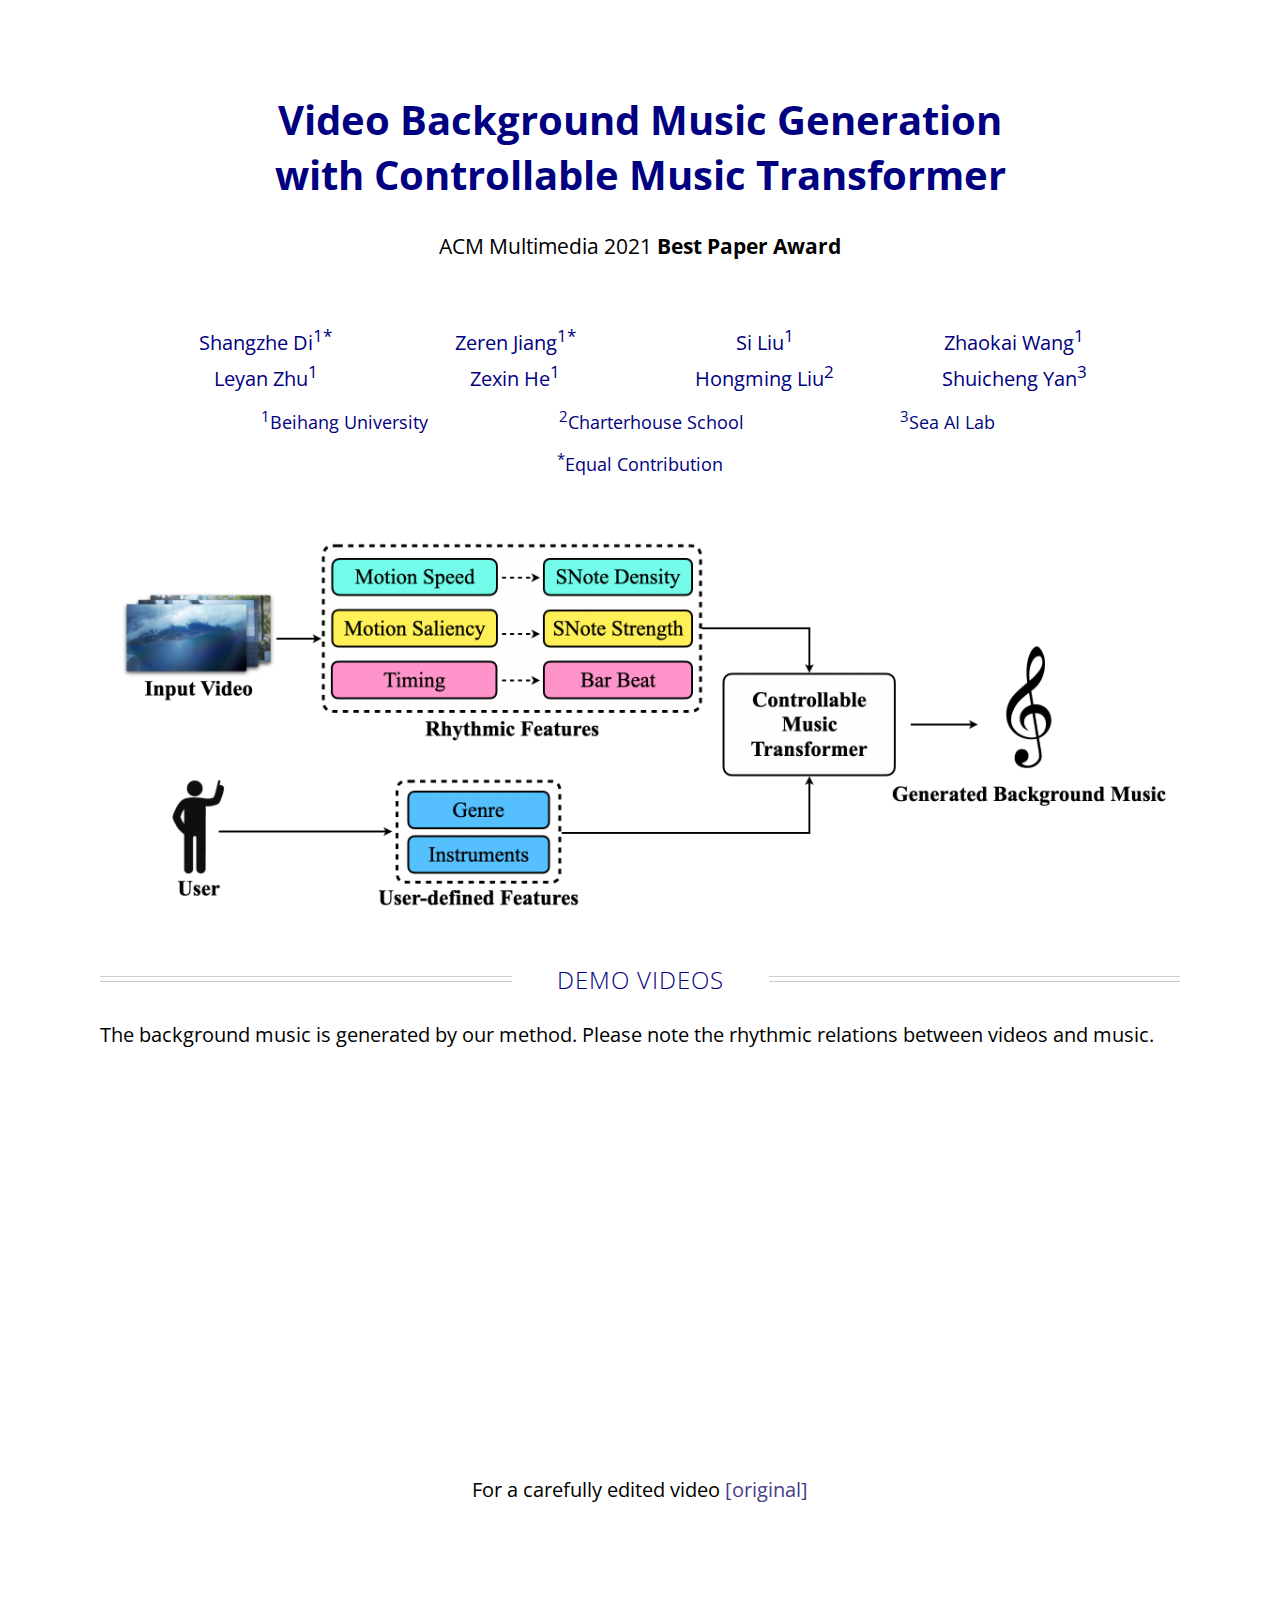
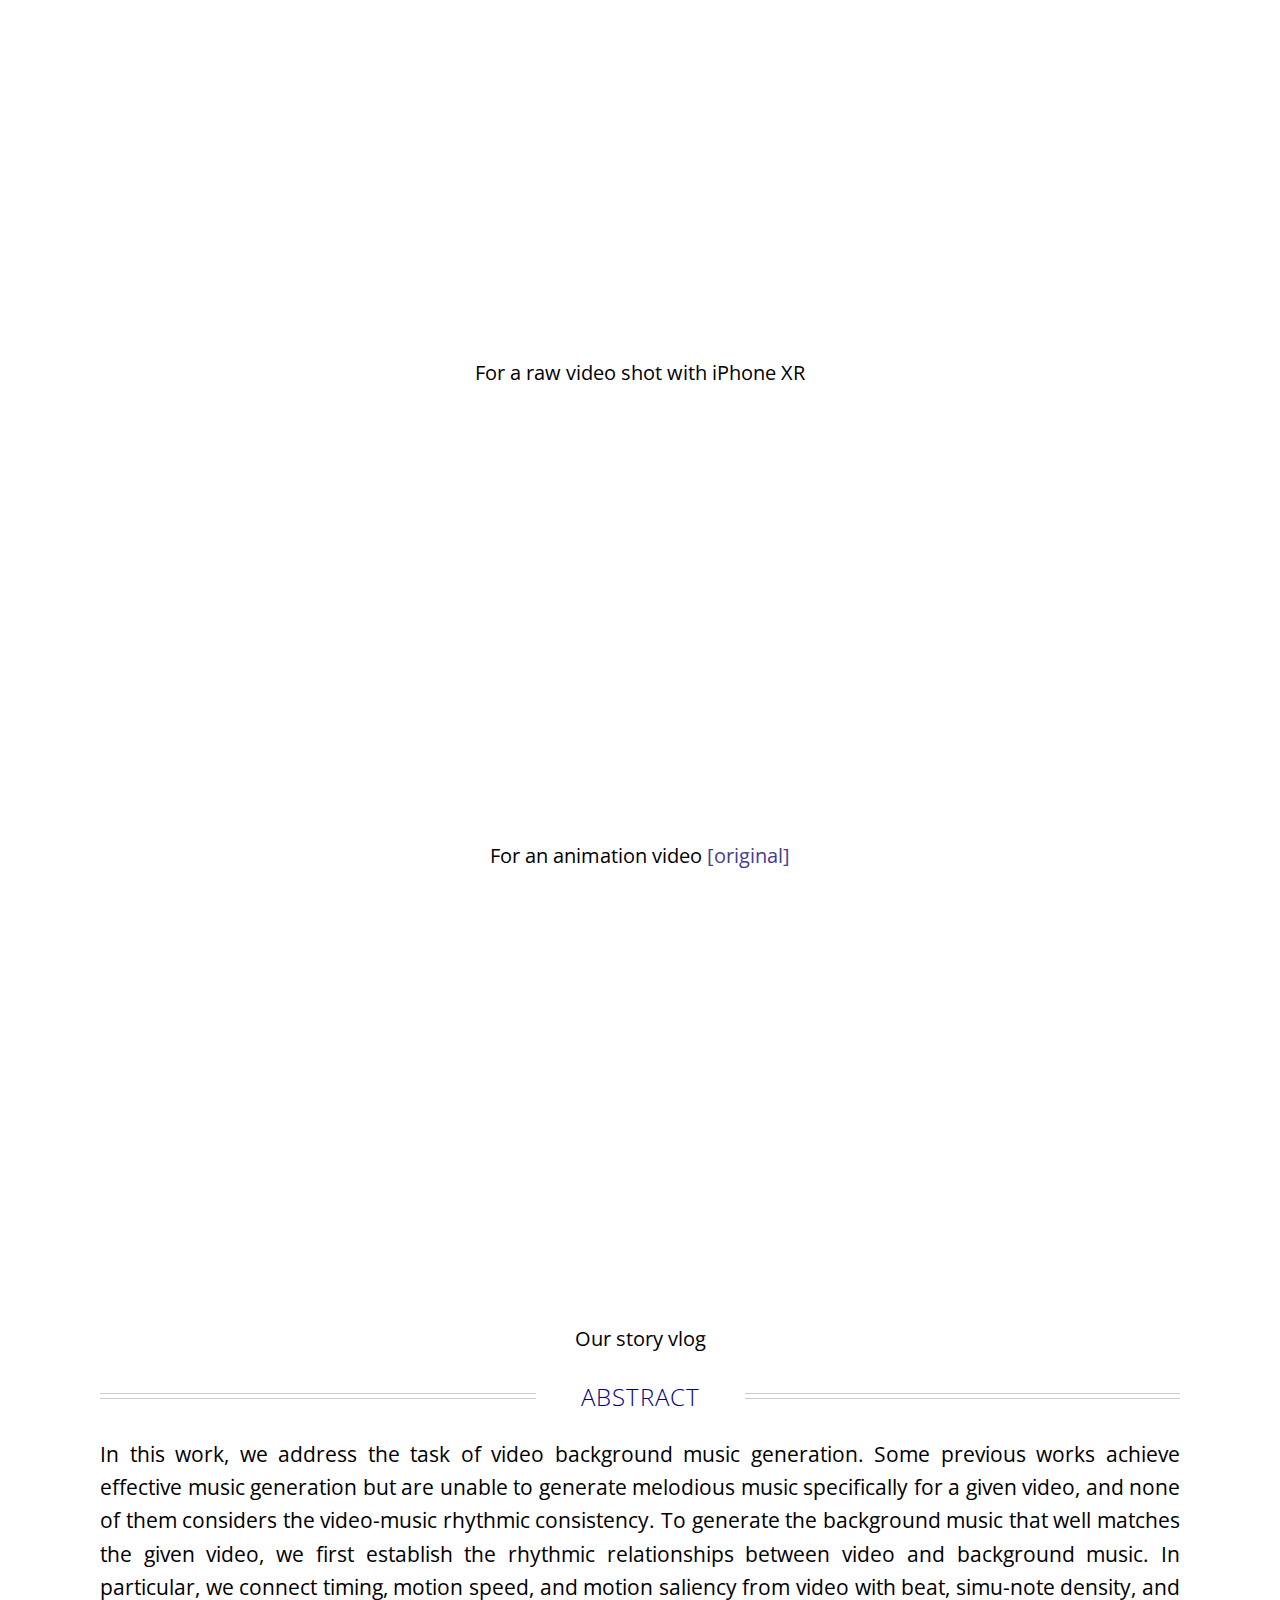
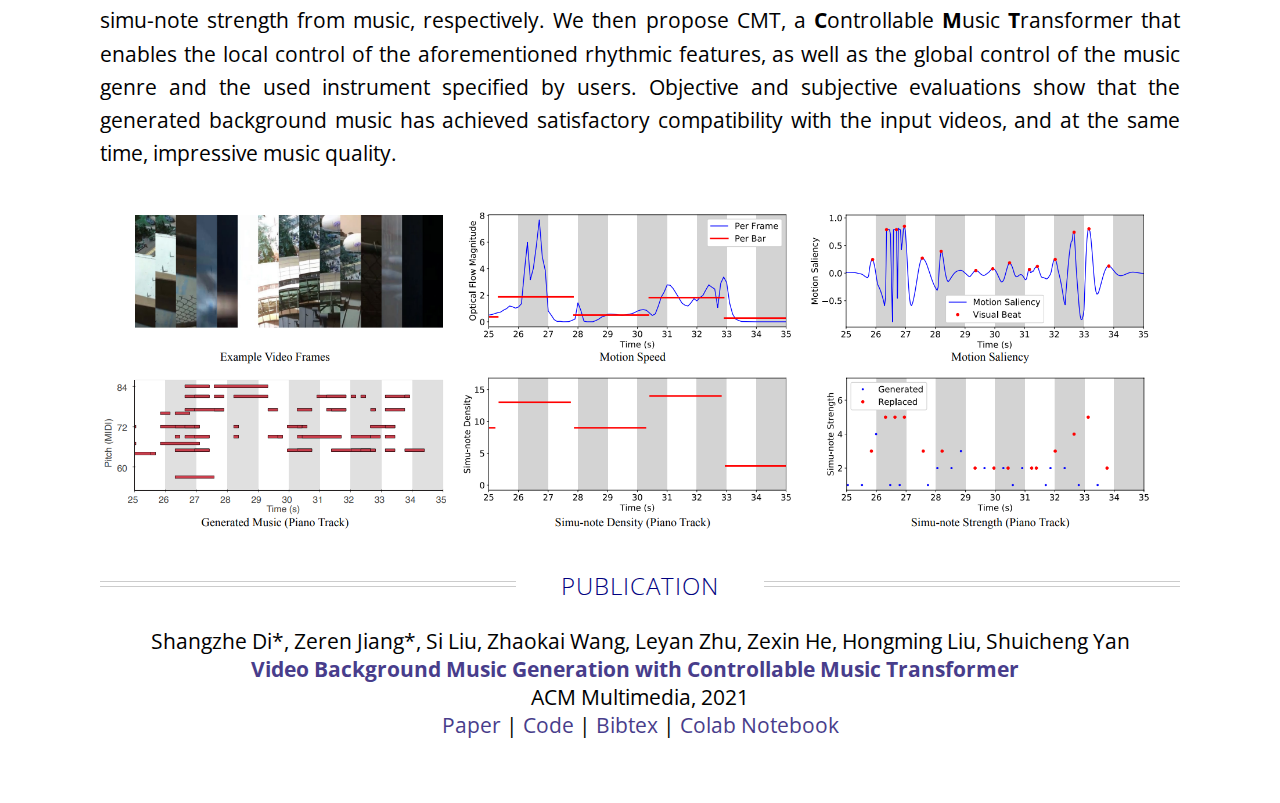
<file: cmt/index.html>
<!DOCTYPE HTML PUBLIC "-//W3C//DTD HTML 4.01 Transitional//EN">
<html lang="en">

<!-- CSS
–––––––––––––––––––––––––––––––––––––––––––––––––– -->
<!--link rel="stylesheet" href="assets/css/normalize.css' %}">
<link rel="stylesheet" href="assets/css/skeleton.css' %}">
<link rel="stylesheet" href="assets/css/general.css' %}">
<link rel="stylesheet" href="assets/css/custom.css' %}"-->
<link rel="stylesheet" href="css/styles.css">

<link href='https://fonts.googleapis.com/css?family=Open+Sans:400,600,400italic,600italic,300,300italic'
      rel='stylesheet' type='text/css'>
<head>
    <title>Controllable Music Transformer</title>
</head>

<body>
<br>
<br>
<br>
<center>
    <span style="font-size:40px;color:Navy"><b>Video Background Music Generation<br>with Controllable Music Transformer</b></span>
    <br>
    <br>
    <p> ACM Multimedia 2021 <strong>Best Paper Award</strong></p>
    <br>
    <table align=center width=1000px>
        <tr align="center">
            <td align=center width=150px>
                <div style="text-align: center;">
                    <span style="font-size:20px;color:Navy">Shangzhe Di<sup>1*</sup></span>
                </div>
            </td>
            <td align=center width=150px>
                <div style="text-align: center;">
                    <span style="font-size:20px;color:Navy">Zeren Jiang<sup>1*</sup></span>
                </div>
            </td>
            <td align=center width=150px>
                <div style="text-align: center;">
                    <span style="font-size:20px;color:Navy">Si Liu<sup>1</sup></span>
                </div>
            </td>
            <td align=center width=150px>
                <div style="text-align: center;">
                    <span style="font-size:20px;color:Navy">Zhaokai Wang<sup>1</sup></span>
                </div>
            </td>
        </tr>
        <tr align="center">
            <td align=center width=150px>
                <div style="text-align: center;">
                    <span style="font-size:20px;color:Navy">Leyan Zhu<sup>1</sup></span>
                </div>
            </td>
            <td align=center width=150px>
                <div style="text-align: center;">
                    <span style="font-size:20px;color:Navy">Zexin He<sup>1</sup></span>
                </div>
            </td>
            <td align=center width=150px>
                <div style="text-align: center;">
                    <span style="font-size:20px;color:Navy">Hongming Liu<sup>2</sup></span>
                </div>
            </td>
            <td align=center width=150px>
                <div style="text-align: center;">
                    <span style="font-size:20px;color:Navy">Shuicheng Yan<sup>3</sup></span>
                </div>
            </td>
        </tr>
    </table>
    <table align=center width=1000px>
        <tr>
            <td align=center width=100px>
                <center>
                    <span style="font-size:18px"></span>
                </center>
            </td>
            <td align=center width=500px>
                <center>
                    <span style="font-size:18px;color:Navy"><sup>1</sup>Beihang University</span>
                </center>
            </td>
            <td align=center width=500px>
                <center>
                    <span style="font-size:18px;color:Navy"><sup>2</sup>Charterhouse School</span>
                </center>
            </td>
            <td align=center width=500px>
                <center>
                    <span style="font-size:18px;color:#000A80"><sup>3</sup>Sea AI Lab</span>
                </center>
            </td>
            <td align=center width=100px>
                <br>
                <br>
                <center>
                    <span style="font-size:14px"> </span>
                </center>
            </td>
        </tr>
    </table>
    <table align=center width=1000px>
        <tr>
            <td align=center width=1000px>
                <center>
                    <span style="font-size:18px;color:Navy"><sup>*</sup>Equal Contribution</span>
                </center>
            </td>
        </tr>
    </table>
</center>

<!-- Primary Page Layout
–––––––––––––––––––––––––––––––––––––––––––––––––– -->
<center>

    <div class="container">
        <div class="row">
            <center>
                <div class="twelve columns" style="margin-top: 3%">
                    <div class="row" align=center>
                        <img width="100%" class="center" src="img/head.png">
                    </div>
                    
                    <div class="container">
                        <div align="center" class="row section topspace">
                            <h2 class="section-title"><span>Demo Videos</span></h2>
                            <div style="font-size:20px; text-align:left;" >The background music is generated by our method. Please note the rhythmic relations between videos and music.</div>
                            <br>
                            <div align="center" style="width: 100%">
                                <iframe src="https://player.bilibili.com/player.html?bvid=BV1bL4y167jx&danmaku=0&page=1&autoplay=0"
                                    scrolling="no" border="0" frameborder="no" framespacing="0" title="demo"
                                    allowfullscreen="true" width="500px" height="400px"></iframe>
                            </div>
                            <div style="font-size:20px" >For a carefully edited video <a href="https://youtu.be/fN4FCSa1B_U">[original]</a></div>
                            <br><br>
                            <div align="center" style="width: 100%">
                                <iframe src="https://player.bilibili.com/player.html?bvid=BV1JP4y1b7kb&danmaku=0&page=1&autoplay=0"
                                    scrolling="no" border="0" frameborder="no" framespacing="0" title="demo"
                                    allowfullscreen="true" width="500px" height="400px"></iframe>
                            </div>
                            <div style="font-size:20px" >For a raw video shot with iPhone XR</div>
                            <br><br>
                            <div align="center" style="width: 100%">
                                <iframe src="https://player.bilibili.com/player.html?bvid=BV1wh411n7d9&danmaku=0&page=1&autoplay=0"
                                    scrolling="no" border="0" frameborder="no" framespacing="0" title="demo"
                                    allowfullscreen="true" width="500px" height="400px"></iframe>
                            </div>
                            <div style="font-size:20px" >For an animation video <a href="https://www.bilibili.com/video/BV1gE41137xb?share_source=copy_web">[original]</a></div>
                            <br><br>
                            <div align="center" style="width: 100%">
                                <iframe src="https://player.bilibili.com/player.html?bvid=BV1wq4y1R7Zp&danmaku=0&page=1&autoplay=0"
                                    scrolling="no" border="0" frameborder="no" framespacing="0" title="demo"
                                    allowfullscreen="true" width="500px" height="400px"></iframe>
                            </div>
                            <div style="font-size:20px" >Our story vlog</div>
                            <br>
                        </div>
                        
                        
                        
                        <div class="row" align="justify">
                            <h2 class="section-title"><span>Abstract</span></h2>
                            <p>
                                In this work, we address the task of video background music generation. Some previous
                                works achieve effective music generation
                                but are unable to generate melodious music specifically for a given
                                video, and none of them considers the video-music rhythmic consistency. To generate the
                                background music that well matches the
                                given video, we first establish the rhythmic relationships between
                                video and background music. In particular, we connect timing, motion speed, and motion
                                saliency from video with beat, simu-note
                                density, and simu-note strength from music, respectively. We then
                                propose CMT, a <b>C</b>ontrollable <b>M</b>usic <b>T</b>ransformer that enables the
                                local control of the aforementioned rhythmic features, as well as
                                the global control of the music genre and the used instrument specified by users.
                                Objective and subjective evaluations show that the
                                generated background music has achieved satisfactory compatibility with the input
                                videos, and at the same time, impressive music
                                quality.
                            </p>
                            <center>
                                <img width="100%" class="center" src="img/mainfig.png">
                            </center>
                        </div>

                        <div align="center" class="row section topspace">
                            <h2 class="section-title"><span>Publication</span></h2>
                            <div class="ref">
                                <div class="authors">
                                    Shangzhe Di*, Zeren Jiang*, Si Liu, Zhaokai Wang, Leyan Zhu, Zexin He, Hongming Liu, Shuicheng Yan
                                </div>
                                <div class="title">
                                    <a href="">
                                        <b>Video Background Music Generation with Controllable Music Transformer</b>
                                    </a> &nbsp;
                                </div>
                                <div class="conf">
                                    ACM Multimedia, 2021
                                </div>
                                <div class="links">
                                    <!--<a href=""> Bibtex</a> |-->
                                    <a href="https://arxiv.org/abs/2111.08380"> Paper</a> |
                                    <a href="https://github.com/wzk1015/video-bgm-generation"> Code</a> |
                                    <a href="cmt.bib"> Bibtex</a> |
                                    <a href="https://colab.research.google.com/github/wzk1015/video-bgm-generation/blob/main/CMT.ipynb"> Colab Notebook</a>
                                </div>
                            </div>
                        </div>
                    </div>
                </div>
            </center>
            <br><br>
        </div>
    </div>
</center>
</body>
</html>
</file>
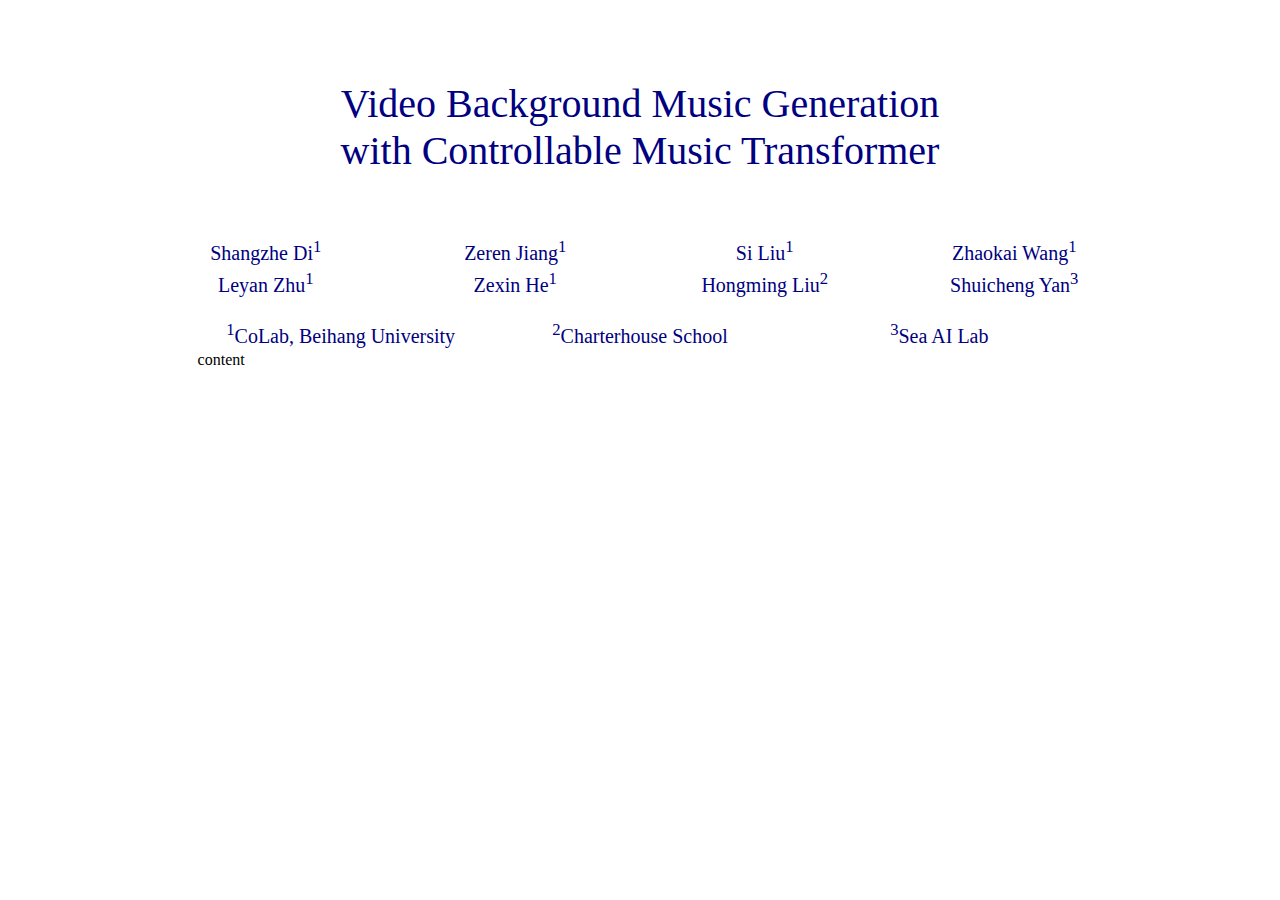
<file: nostyle.html>
<html lang="en">
<head>
    <title>Controllable Music Transformer</title>
    <link href="css/stylesheet.css" rel="stylesheet" type="text/css"/>
</head>
<body>
<div id="head-container">
<span id="head">
    Video Background Music Generation<br>with Controllable Music Transformer
</span>
</div>
<table class="author-list">
    <tr class="author-list-tr">
        <td class="author-list-td">Shangzhe Di<sup>1</sup></td>
        <td class="author-list-td">Zeren Jiang<sup>1</sup></td>
        <td class="author-list-td">Si Liu<sup>1</sup></td>
        <td class="author-list-td">Zhaokai Wang<sup>1</sup></td>
    </tr>
    <tr class="author-list-tr">
        <td class="author-list-td">Leyan Zhu<sup>1</sup></td>
        <td class="author-list-td">Zexin He<sup>1</sup></td>
        <td class="author-list-td">Hongming Liu<sup>2</sup></td>
        <td class="author-list-td">Shuicheng Yan<sup>3</sup></td>
    </tr>
</table>
<br>
<table class="author-affiliate">
    <tr class="author-list-tr">
        <td class="author-affiliate-td"><sup>1</sup><a href="http://colalab.org/">CoLab, Beihang University</a></td>
        <td class="author-affiliate-td"><sup>2</sup>Charterhouse School</td>
        <td class="author-affiliate-td"><sup>3</sup><a href="https://sail.sea.com/">Sea AI Lab</a></td>
    </tr>
</table>
<div id="main-container">
    content
</div>
</body>
</html>
</file>
<file: cmt/css/styles.css>
html {
  font-size: 100%;
}
body {
  font-size: 15px;
  font-size: 1.3rem;
  font-family: "Open sans", sans-serif;
  color: #000000;
  padding: 0;
}
.topspace {
  margin-top: 40px;
}
/*********************************************************************


                            Navigation in header


**********************************************************************/
.navbar {
  border-width: 1px 0;
  -webkit-border-radius: 0;
  -webkit-background-clip: padding-box;
  -moz-border-radius: 0;
  -moz-background-clip: padding;
  border-radius: 0;
  background-clip: padding-box;
  width: 100%;
}
.navbar.stick {
  position: fixed;
  top: 0;
  left: 0;
  opacity: .85;
}
.navbar-collapse {
  -webkit-border-radius: 0;
  -webkit-background-clip: padding-box;
  -moz-border-radius: 0;
  -moz-background-clip: padding;
  border-radius: 0;
  background-clip: padding-box;
  font-family: "Open sans", Helvetica, Arial, sans-serif;
  font-weight: 300;
  text-transform: uppercase;
}
.navbar-collapse .navbar-nav {
  float: none;
  margin: 0 auto;
  text-align: center;
}
.navbar-collapse .navbar-nav > li {
  float: none;
  display: inline-block;
}
.navbar-collapse .navbar-nav > li > a {
  padding: 20px 30px;
}
.dropdown ul.dropdown-menu {
  top: 85%;
  text-align: left;
}
.dropdown ul.dropdown-menu > li > a {
  padding: 5px 30px;
}
.navbar-default {
  background-color: #ffffff;
  border-color: #cccccc;
}
.navbar-default .navbar-nav > li > a {
  color: #454545;
}
.navbar-default .navbar-nav > li > a:hover,
.navbar-default .navbar-nav > li > a:focus {
  color: #000000;
  background-color: #ffffff;
}
.navbar-default .navbar-nav > .active > a,
.navbar-default .navbar-nav > .active > a:hover,
.navbar-default .navbar-nav > .active > a:focus {
  color: #000000;
  background-color: #ffffff;
}
.navbar-default .dropdown ul.dropdown-menu > li > a {
  color: #454545;
}
.navbar-default .dropdown ul.dropdown-menu > li > a:hover {
  background-color: #eeeeee;
  color: #000000;
}
.navbar-default .navbar-toggle {
  border-color: #666666;
}
.navbar-default .navbar-toggle:hover,
.navbar-default .navbar-toggle:focus {
  background-color: #ffffff;
}
.navbar-default .navbar-toggle .icon-bar {
  background-color: #333333;
}
.navbar-default .navbar-collapse,
.navbar-default .navbar-form {
  border-color: #cccccc;
}
.navbar-default .navbar-nav > .open > a,
.navbar-default .navbar-nav > .open > a:hover,
.navbar-default .navbar-nav > .open > a:focus {
  background-color: #ffffff;
  color: #000000;
}
/****************************************************************************************


                                     Sidebar special Nav


*****************************************************************************************/
.nav-side {
  font-size: 24px;
  font-size: 1.5rem;
  font-weight: 300;
  margin-top: -0.37em;
}
.nav-side > li > a {
  padding-top: 5px;
  padding-bottom: 5px;
  color: #f392b4;
}
.nav-side > li > a:hover {
  color: #bd1550;
  background: none;
}
.nav-side > li.active > a {
  color: #bd1550;
}
/*********************************************************************


                                TYPOGRAPHY


**********************************************************************/
p {
  font-family: "Open sans", sans-serif;
  line-height: 1.6em;
  margin: 0 0 30px 0;
}
ul,
ol {
  line-height: 1.6em;
  margin: 0 0 30px 0;
}
blockquote {
  padding: 10px 20px;
  margin: 0 0 30px;
  border-left: 5px solid #eee;
}
h1,
h2,
h3,
h4,
h5,
h6,
.h1,
.h2,
.h3,
.h4,
.h5,
.h6 {
  font-family: "Open sans", sans-serif;
  font-weight: 400;
  color: #000080;
}
h1 {
  font-size: 40px;
  font-size: 2.5rem;
}
h2 {
  font-size: 36px;
  font-size: 2.25rem;
}
h3 {
  font-size: 30px;
  font-size: 1.875rem;
}
h4 {
  font-size: 24px;
  font-size: 1.5rem;
}
h5 {
  font-size: 20px;
  font-size: 1.25rem;
}
a {
  color: #483D8B;
}
a:hover {
  color: #1E90FF ;
}
a:link {
    text-decoration: none;
}

a:visited {
    text-decoration: none;
}

a:hover {
    text-decoration: underline;
}

a:active {
    text-decoration: underline;
}

.lead {
  font-weight: 300;
  font-size: 21px;
  font-size: 1.3125rem;
}
.text-msg {
  line-height: 1.7em;
  color: #b3b3b3;
  font-weight: 300;
  text-transform: capitalize;
  margin-top: -0.23em;
}
.size-auto,
.size-full,
.size-large,
.size-medium,
.size-thumbnail {
  max-width: 80%;
  height: auto;
}
span.highlight {color:#CD5C5C;}
/*********************************************************************


                                HEADER


**********************************************************************/
#head {
  background: #f4f4f4 url(../images/oxfordbw.png) top center;
  background-size: cover;
  color: #7C7C7C;
  padding: 30px 0 35px 0;
}
#head img.img-circle {
  display: block;
  width: 140px;
  height: 140px;
  overflow: hidden;
  border: 9px solid rgba(0, 0, 0, 0.05);
  margin: 0 auto;
}
#head .title {
  font-family: Alice, Georgia, serif;
  font-size: 49px;
  font-size: 3.0625rem;
}
#head .title a {
  text-decoration: none;
  color: #333333;
}
#head .tagline {
  display: block;
  font-size: 14px;
  font-size: 0.875rem;
  line-height: 1.2em;
  color: #7C7C7C;
  margin: 5px 0 0;
}
#head .tagline b {
  font-weight: normal;
}
#head .tagline a {
  color: #5E5E5E;
}
.home #head {
  padding: 90px 0;
}
.home #head .title {
  font-size: 49px;
  font-size: 3.0625rem;
}
.home #head .tagline {
  font-size: 16px;
  font-size: 1rem;
  margin: 15px 0 0;
}
/*********************************************************************


                                CONTENT


**********************************************************************/
img {
  max-width: 100%;
}
.btn {
  font-size: 12px;
  font-size: 0.75rem;
  text-decoration: none;
  text-transform: uppercase;
  font-family: "Helvetica Neue", Helvetica, Arial, sans-serif;
  color: #333;
  -webkit-border-radius: 0px;
  -webkit-background-clip: padding-box;
  -moz-border-radius: 0px;
  -moz-background-clip: padding;
  border-radius: 0px;
  background-clip: padding-box;
  -webkit-transition-property: all;
  -moz-transition-property: all;
  -o-transition-property: all;
  -ms-transition-property: all;
  transition-property: all;
  -webkit-transition-duration: 0.2s;
  -moz-transition-duration: 0.2s;
  -o-transition-duration: 0.2s;
  transition-duration: 0.2s;
  border: 0 none;
  padding: 12px 35px;
  text-shadow: 0 1px 0px #780d33;
}
.btn-primary {
  color: #fff;
  background-color: #bd1550;
}
.btn-primary:hover,
.btn-primary:focus,
.btn-primary:active,
.btn-primary.active {
  color: #fff;
  background-color: #e61f65;
}
.btn-action {
  font-weight: bold;
  background: transparent!important;
  border: 1px solid #333;
  text-shadow: none;
}
.btn-action:hover,
.btn-action:focus,
.btn-action:active,
.btn-action.active {
  color: #483D8B;
  border-color: #483D8B;
}
.btn-lg {
  padding: 15px 60px;
  font-size: 12px;
  line-height: 1.33;
  font-weight: bold;
}
.panel-cta {
  box-shadow: 0 0 0 1px #e1e1e1, 0 0 0 3px #fff, 0 0 0 4px #e1e1e1;
  background: #f3f3f3;
  -webkit-border-radius: 0;
  -webkit-background-clip: padding-box;
  -moz-border-radius: 0;
  -moz-background-clip: padding;
  border-radius: 0;
  background-clip: padding-box;
}
.panel-cta p,
.panel-cta h3,
.panel-cta h4,
.panel-cta h5,
.panel-cta h6 {
  margin: 0;
}
.panel-cta .panel-body {
  padding: 35px;
}
/* Section - Featured */
.featured {
  font-size: 13px;
  font-size: 0.8125rem;
}
.featured h3 {
  font-weight: bold;
  font-family: "Helvetica Neue", Helvetica, Arial, sans-serif;
  font-size: 24px;
  font-size: 1.5rem;
  text-transform: uppercase;
  line-height: 1.4em;
  vertical-align: middle;
  margin: 0 0 25px 0;
}
/* Section - Recent works */
.thumbnails {
  padding: 0;
}
.thumbnails li {
  margin-bottom: 30px;
}
.thumbnails .details {
  display: block;
  text-align: center;
  font-size: 12px;
  font-size: 0.75rem;
}
.thumbnail {
  display: block;
  -webkit-border-radius: 0;
  -webkit-background-clip: padding-box;
  -moz-border-radius: 0;
  -moz-background-clip: padding;
  border-radius: 0;
  background-clip: padding-box;
  border: 0 none;
  margin-bottom: 10px;
  padding: 0;
  text-align: center;
  text-decoration: none;
  color: #333;
}
.thumbnail .img {
  display: block;
  width: 90%;
  overflow: hidden;
  height: 210px;
  margin: 10px 25px 10px 25px;
  position: relative;
}
.thumbnail .title {
  text-transform: uppercase;
  margin: 0 2em;
  display: block;
  text-indent: 0;
}
.thumbnail .cover {
  position: absolute;
  display: block;
  opacity: 0;
  width: 100%;
  height: 180px;
  background-color: rgba(255, 255, 255, 0.8);
  -webkit-transition-property: all;
  -moz-transition-property: all;
  -o-transition-property: all;
  -ms-transition-property: all;
  transition-property: all;
  -webkit-transition-duration: 550ms;
  -moz-transition-duration: 550ms;
  -o-transition-duration: 550ms;
  transition-duration: 550ms;
}
.thumbnail .cover .more {
  position: absolute;
  bottom: 15px;
  right: 0;
  height: 32px;
  line-height: 32px;
  padding: 0 20px;
  -webkit-border-radius: 1px 0 0 1px;
  -webkit-background-clip: padding-box;
  -moz-border-radius: 1px 0 0 1px;
  -moz-background-clip: padding;
  border-radius: 1px 0 0 1px;
  background-clip: padding-box;
  font-size: 12px;
  font-size: 0.75rem;
  text-transform: uppercase;
  text-shadow: 0 1px 0px #780d33;
  background: #bd1550;
  color: white;
}
.thumbnail img {
  width: 100%;
  position: absolute;
  top: 0;
  left: 0;
}
.thumbnail:hover {
  color: #333;
  text-decoration: none;
}
.thumbnail:hover img {
  -webkit-filter: saturate(0%);
}
.thumbnail:hover .cover {
  opacity: 1;
}
/* pagination */
.pagination > li > a {
  color: #808080;
  border: 0 none;
  font-size: 20px;
  font-size: 1.25rem;
  font-family: Georgia, serif;
}
.pagination > li > a:hover {
  color: #000000;
  background: none;
}
.pagination > li.active > a {
  color: #333333;
  background: none;
}
.pagination > li.active > a:hover {
  color: #000000;
  background: none;
}
/*********************************************************************


                                 BLOG


**********************************************************************/
.section-title,
.entry-title {
  display: block;
  width: 100%;
  overflow: hidden;
  margin: 0px 0 25px;
  text-align: center;
  font-weight: 300;
  text-transform: uppercase;
  font-size: 36px;
  font-size: 1.5rem;
  letter-spacing: 1px;
}
.section-title a,
.entry-title a {
  color: #333333;
}
.section-title span,
.entry-title span {
  display: inline-block;
  position: relative;
}
.section-title span:before,
.entry-title span:before,
.section-title span:after,
.entry-title span:after {
  content: "";
  position: absolute;
  height: 4px;
  top: .53em;
  width: 400%;
  border-bottom: 1px solid #ccc;
  border-top: 1px solid #ccc;
}
.section-title span:before,
.entry-title span:before {
  right: 100%;
  margin-right: 45px;
}
.section-title span:after,
.entry-title span:after {
  left: 100%;
  margin-left: 45px;
}
.entry-header .entry-meta {
  text-align: center;
  font-family: Georgia, serif;
  font-size: 18px;
  font-size: 1.125rem;
  font-style: italic;
  font-weight: normal;
  color: #a5a5a5;
  margin: 0 0 15px 0;
}
.entry-header .entry-meta a {
  color: #a5a5a5;
}
.entry-content {
  margin: 0 0 60px 0;
}
.entry-content h2 {
  line-height: 1.2;
  font-size: 30px;
  font-size: 1.875rem;
  padding-top: 20px;
  margin-bottom: 20px;
}
.meta-nav,
.more-link {
  font-family: Georgia, serif;
  font-style: italic;
  font-weight: bold;
  color: #666666;
  text-decoration: none;
}
.meta-nav:hover,
.more-link:hover {
  color: #333333;
  text-decoration: underline;
}
.more-link {
  display: block;
  width: 100%;
  text-align: right;
}
/* Posts navigation */
#nav-below {
  position: fixed;
  top: 48%;
}
#nav-below .meta-nav {
  display: block;
  padding: 27px 7px;
  background: #444;
  color: #fff;
  -webkit-border-radius: 3px;
  -webkit-background-clip: padding-box;
  -moz-border-radius: 3px;
  -moz-background-clip: padding;
  border-radius: 3px;
  background-clip: padding-box;
  font-family: "Open sans", Helvetica, Arial, sans-serif;
  font-style: normal;
  font-weight: normal;
  text-decoration: none;
  opacity: 0.2;
}
#nav-below .meta-nav:hover {
  text-decoration: none;
  color: #333;
}
#nav-below .nav-next {
  position: fixed;
  right: -3px;
}
#nav-below .nav-previous {
  position: fixed;
  left: -3px;
}
#nav-below b {
  display: none;
}
footer.entry-meta {
  border-top: 1px solid #ccc;
  border-bottom: 1px solid #ccc;
  margin: 0 0 35px 0;
  padding: 2px 0;
  color: #888888;
  font-size: 12px;
  font-size: 0.75rem;
}
footer.entry-meta a {
  color: #333333;
}
footer.entry-meta .meta-in {
  border-top: 1px solid #ccc;
  border-bottom: 1px solid #ccc;
  padding: 10px 0;
}
.page-header {
  padding-bottom: 0;
  margin: 0;
  border-bottom: none;
  text-align: left;
}
.page-header .page-title {
  margin-top: 0;
  margin-bottom: 30px;
}
/*********************************************************************


                                COMMENTS


**********************************************************************/
#comments {
  font-size: 13px;
  font-size: 0.8125rem;
}
#comments .comments-title {
  margin: 0 0 5px 0;
}
#comments .leave-comment {
  display: block;
  margin: 0 0 40px 0;
}
#comments ul,
#comments ol {
  margin: 0;
  padding: 0;
}
#comments .comment {
  margin: 0;
  padding: 0;
  list-style: none;
  clear: both;
}
#comments .comments-title {
  text-shadow: none;
  margin-bottom: 0;
}
#comments .avatar {
  float: left;
  width: 70px;
  height: 70px;
  margin-bottom: 30px;
  border: 5px solid #eeeeee;
  -webkit-border-radius: 50%;
  -webkit-background-clip: padding-box;
  -moz-border-radius: 50%;
  -moz-background-clip: padding;
  border-radius: 50%;
  background-clip: padding-box;
}
#comments .children {
  margin: 0 0 0 90px;
}
#comments .comment-meta {
  margin: 0 0 0 90px;
}
#comments .comment-meta a {
  color: #333333;
}
#comments .comment-meta a:hover {
  color: #bd1550;
}
#comments .comment-meta .author {
  margin: 0 20px 0 0;
  font-weight: bold;
}
#comments .comment-meta .date {
  margin: 0 20px 0 0;
}
#comments .comment-meta .date a {
  color: #666666;
}
#comments .comment-meta .reply {
  float: right;
}
#comments .comment-body {
  margin: 0 0 35px 90px;
}
.comment-navigation {
  width: 100%;
  border-top: 1px solid #ccc;
  padding: 2px 0 0 0;
}
.comment-navigation .nav-content {
  border-top: 1px solid #ccc;
  width: 100%;
  padding: 10px 0 0 0;
}
.comment-navigation .nav-previous {
  float: left;
  width: 50%;
}
.comment-navigation .nav-next {
  float: right;
  width: 50%;
  text-align: right;
}
#respond {
  margin: 55px 0 0 0;
}
/*********************************************************************


                                FOOTER


**********************************************************************/
#footer {
  background: #232323;
  padding: 30px 0 0 0;
  font-size: 12px;
  color: #999;
}
#footer a {
  color: #ccc;
}
#footer a:hover {
  color: #fff;
}
#footer h3.widget-title {
  font-size: 15px;
  font-size: 0.9375rem;
  text-transform: uppercase;
  color: #ccc;
  margin: 0 0 20px;
}
#underfooter {
  background: #191919;
  padding: 15px 0;
  color: #777;
  font-size: 12px;
}
#underfooter a {
  color: #aaa;
}
#underfooter a:hover {
  color: #fff;
}
#underfooter p {
  margin: 0;
}
.follow-me-icons {
  font-size: 30px;
}
.follow-me-icons i {
  float: left;
  margin: 0 10px 0 0;
}
/* Max page width
/////////////////////////////////////////////////////////////////////*/
@media (min-width: 1200px) {
  .container {
    max-width: 1080px;
  }
}
</file>
<file: css/stylesheet.css>
#head-container {
    align-content: center;
    margin-top: 80px;
    margin-bottom: 60px;
}

#head {
    text-align: center;
    display: block;
    font-size: 40px;
    color: Navy;
}

.author-list {
    margin: auto;
    text-align: center;
    width: 1000px;
}

.author-list-tr {
    text-align: center;
}

.author-list-td {
    text-align: center;
    font-size: 20px;
    color: Navy;
    width: 20%;
}

.author-affiliate {
    margin: auto;
    text-align: center;
    width: 900px;
}

.author-affiliate-td {
    text-align: center;
    font-size: 20px;
    color: Navy;
    width: 32%;
}

a {
    color: Navy;
    text-decoration: none;
}

a:visited {
    color: Navy;
    text-decoration: none;
}

a:hover {
    color: Navy;
    text-decoration: underline;
}

a:active {
    color: Navy;
    text-decoration: none;
}

#main-container {
    margin: auto;
    display: block;
    width: 70%;
}
</file>
